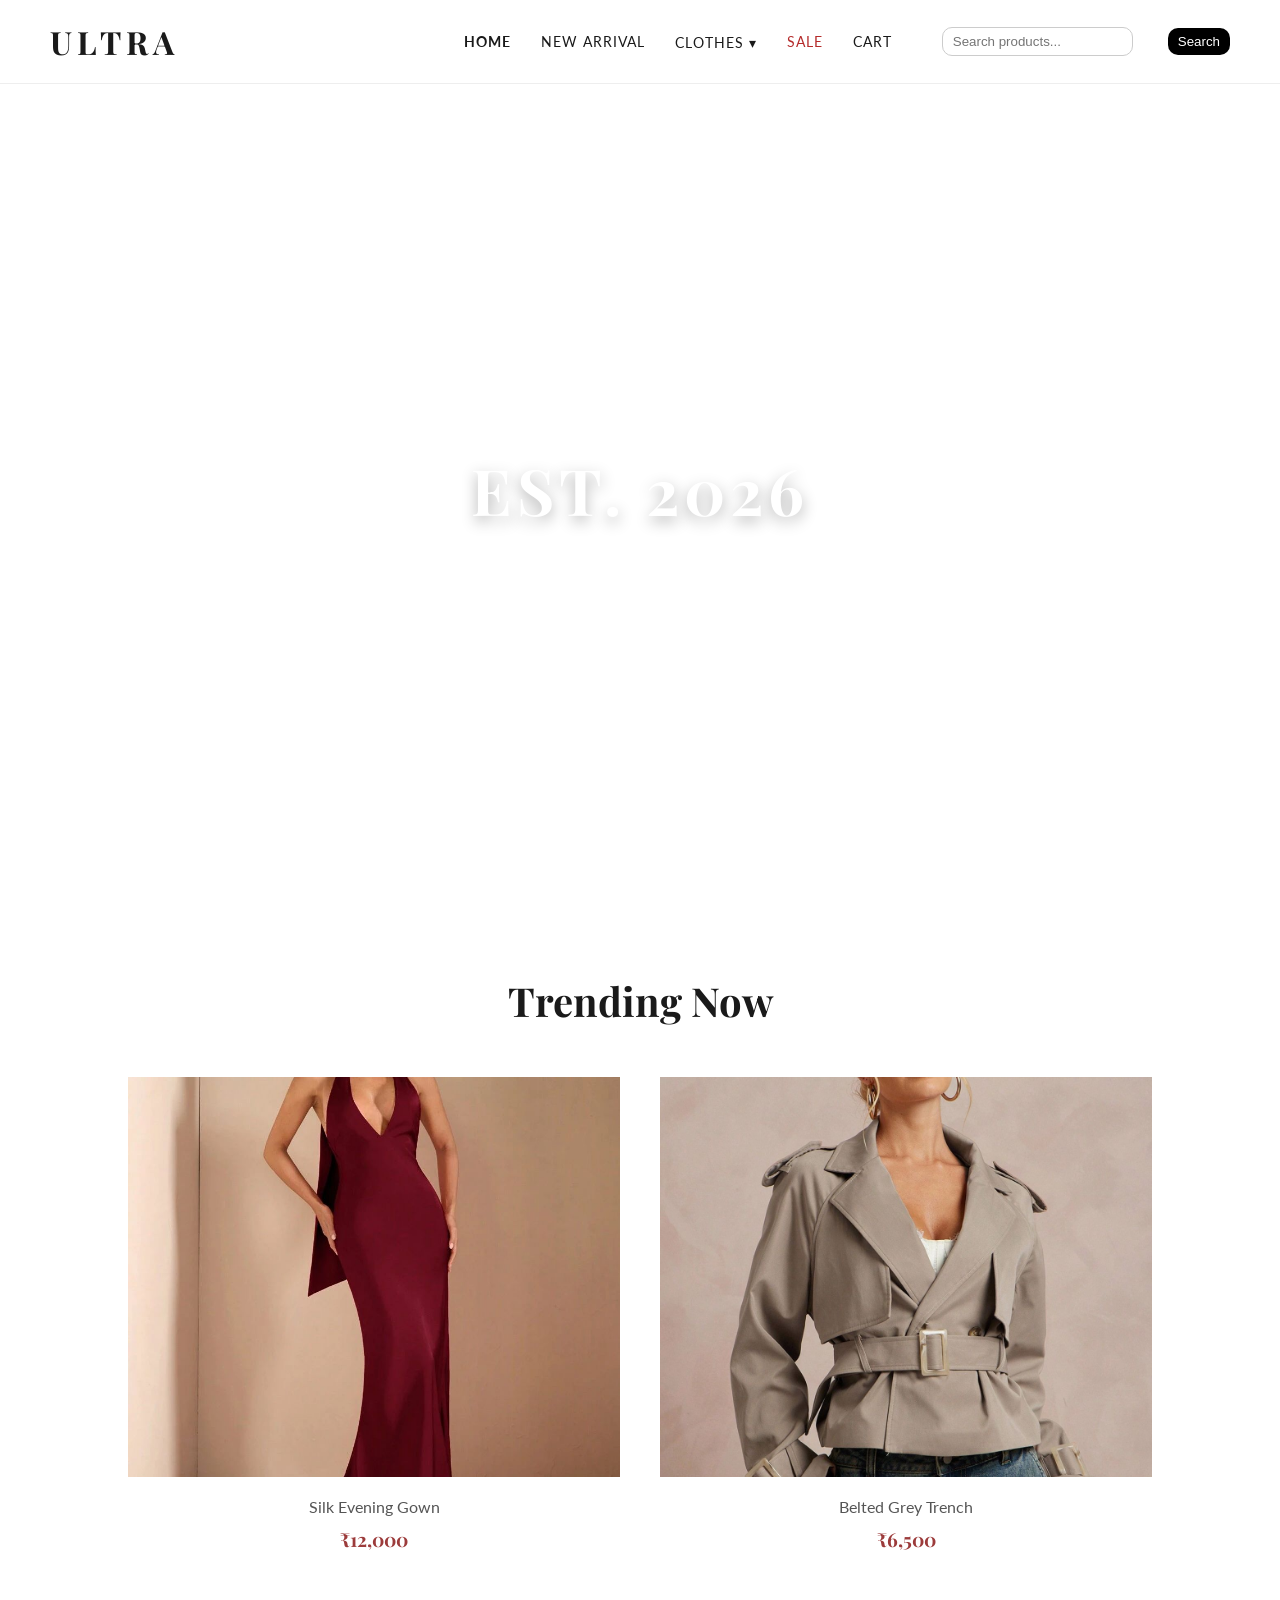
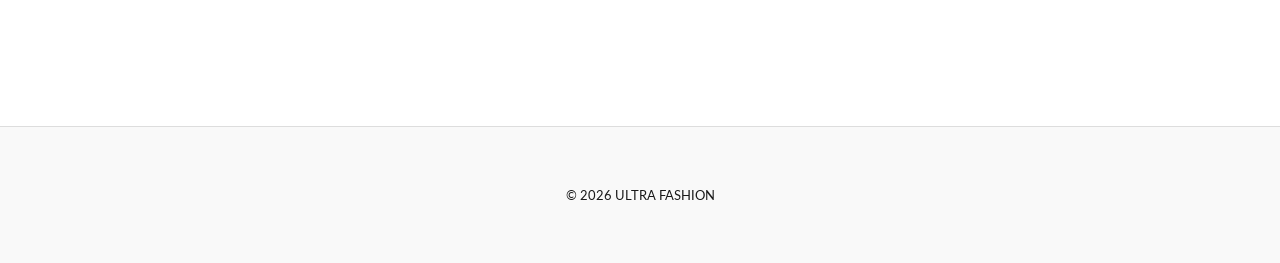
<file: index.html>
<!DOCTYPE html>
<html lang="en">
<head>
    <title>ULTRA | Home</title>
    <link rel="stylesheet" href="style.css">
<script type="text/javascript">
    (function(c,l,a,r,i,t,y){
        c[a]=c[a]||function(){(c[a].q=c[a].q||[]).push(arguments)};
        t=l.createElement(r);t.async=1;t.src="https://www.clarity.ms/tag/"+i;
        y=l.getElementsByTagName(r)[0];y.parentNode.insertBefore(t,y);
    })(window, document, "clarity", "script", "vqgr6q4efq");
</script>
<!-- Google tag (gtag.js) -->
<script async src="https://www.googletagmanager.com/gtag/js?id=G-B9YEHNCZZ6"></script>
<script>
  window.dataLayer = window.dataLayer || [];
  function gtag(){dataLayer.push(arguments);}
  gtag('js', new Date());

  gtag('config', 'G-B9YEHNCZZ6');
</script>
<!-- Privacy-friendly analytics by Plausible -->
<script async src="https://plausible.io/js/pa-dZ00xmyr_O7Ckoc522vY9.js"></script>
<script>
  window.plausible=window.plausible||function(){(plausible.q=plausible.q||[]).push(arguments)},plausible.init=plausible.init||function(i){plausible.o=i||{}};
  plausible.init()
</script>
<script defer src="https://cloud.umami.is/script.js" data-website-id="25480651-3e54-4c20-8b67-99abc0d55768">
</script>
</head>


<body>

<header>
    <div class="logo">ULTRA</div>
    <nav class="nav-links">
        <a href="index.html" style="font-weight:bold;">Home</a>
        <a href="new-arrival.html">New Arrival</a>
        <div class="dropdown">
            <a href="clothes.html">Clothes ▾</a>
            <div class="dropdown-content">
                <a href="clothes.html#tops">Tops</a>
                <a href="clothes.html#bottoms">Pants & Trousers</a>
                <a href="clothes.html#outerwear">Outerwear</a>
            </div>
        </div>
        <a href="sale.html" style="color:#b52b2b;">Sale</a>
        <a href="cart.html">Cart <span id="cart-count"></span></a>
        <input type="text" id="searchBox" placeholder="Search products..." class="search-box">
        <button onclick="searchFunction()" class="search-btn">Search</button>
    </nav>
</header>

<section class="hero" style="background-image: url('https://images.unsplash.com/photo-1469334031218-e382a71b716b?auto=format&fit=crop&w=1920&q=80');">
    <h1>EST. 2026</h1>
</section>

<h2 class="section-title">Trending Now</h2>

<div class="products-grid">
    <div class="product-card">
        <div class="product-img">
            <img src="silkeveninggown.jpg" alt="Gown">
        </div>
        <div class="product-info">
            <p class="product-name">Silk Evening Gown</p>
            <p class="product-price">₹12,000</p>
            <button class="btn-add" onclick="addToCart(this, 'Silk Evening Gown', 12000, 'silkeveninggown.jpg')">Add to Cart</button>
        </div>
    </div>

    <div class="product-card">
        <div class="product-img">
            <img src="greytrenchcoat.jpg" alt="Coat">
        </div>
        <div class="product-info">
            <p class="product-name">Belted Grey Trench</p>
            <p class="product-price">₹6,500</p>
            <button class="btn-add" onclick="addToCart(this, 'Belted Grey Trench', 6500, 'greytrenchcoat.jpg')">Add to Cart</button>
        </div>
    </div>
</div>

<footer>© 2026 ULTRA FASHION</footer>
<script src="script.js"></script>
</body>
</html>
</file>
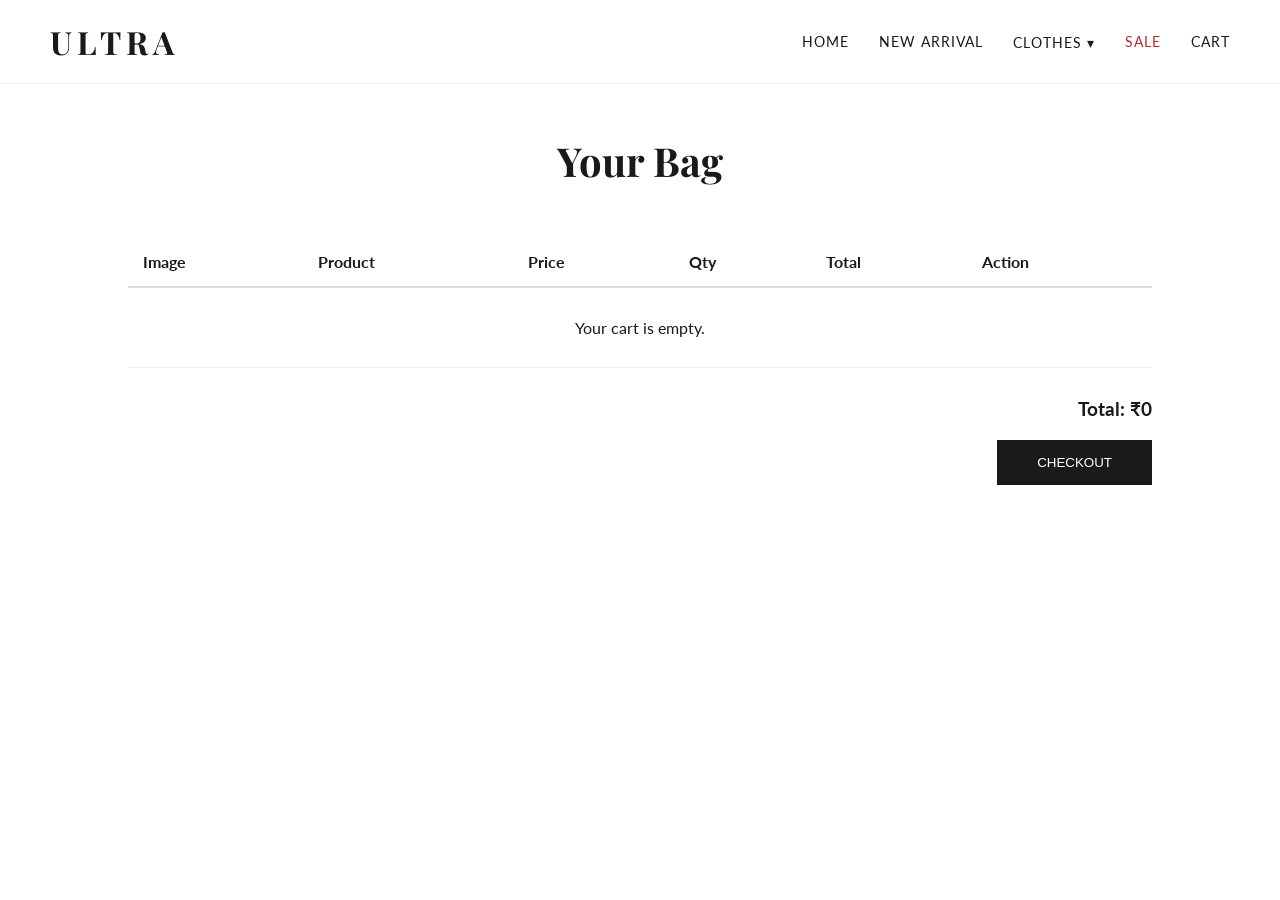
<file: cart.html>
<!DOCTYPE html>
<html lang="en">
<head>
    <title>ULTRA | Cart</title>
    <link rel="stylesheet" href="style.css">
</head>
<body>

<header>
    <div class="logo">ULTRA</div>
    <nav class="nav-links">
        <a href="index.html">Home</a>
        <a href="new-arrival.html">New Arrival</a>
        <div class="dropdown">
            <a href="clothes.html">Clothes ▾</a>
            <div class="dropdown-content">
                <a href="clothes.html#tops">Tops</a>
                <a href="clothes.html#bottoms">Pants & Trousers</a>
                <a href="clothes.html#outerwear">Outerwear</a>
            </div>
        </div>
        <a href="sale.html" style="color:#b52b2b;">Sale</a>
        <a href="cart.html">Cart <span id="cart-count"></span></a>
    </nav>
</header>

<div class="cart-container">
    <h2 class="section-title" style="margin-top:0;">Your Bag</h2>
    <table class="cart-table">
        <thead>
            <tr>
                <th>Image</th>
                <th>Product</th>
                <th>Price</th>
                <th>Qty</th>
                <th>Total</th>
                <th>Action</th>
            </tr>
        </thead>
        <tbody id="cart-items-container">
            </tbody>
    </table>
    
    <div style="text-align:right;">
        <h3>Total: <span id="cart-total">₹0</span></h3>
        <button onclick="checkout()" style="background:#1a1a1a; color:white; padding:15px 40px; margin-top:20px; border:none; cursor:pointer;">CHECKOUT</button>
    </div>
</div>

<script src="script.js"></script>
</body>
</html>
</file>
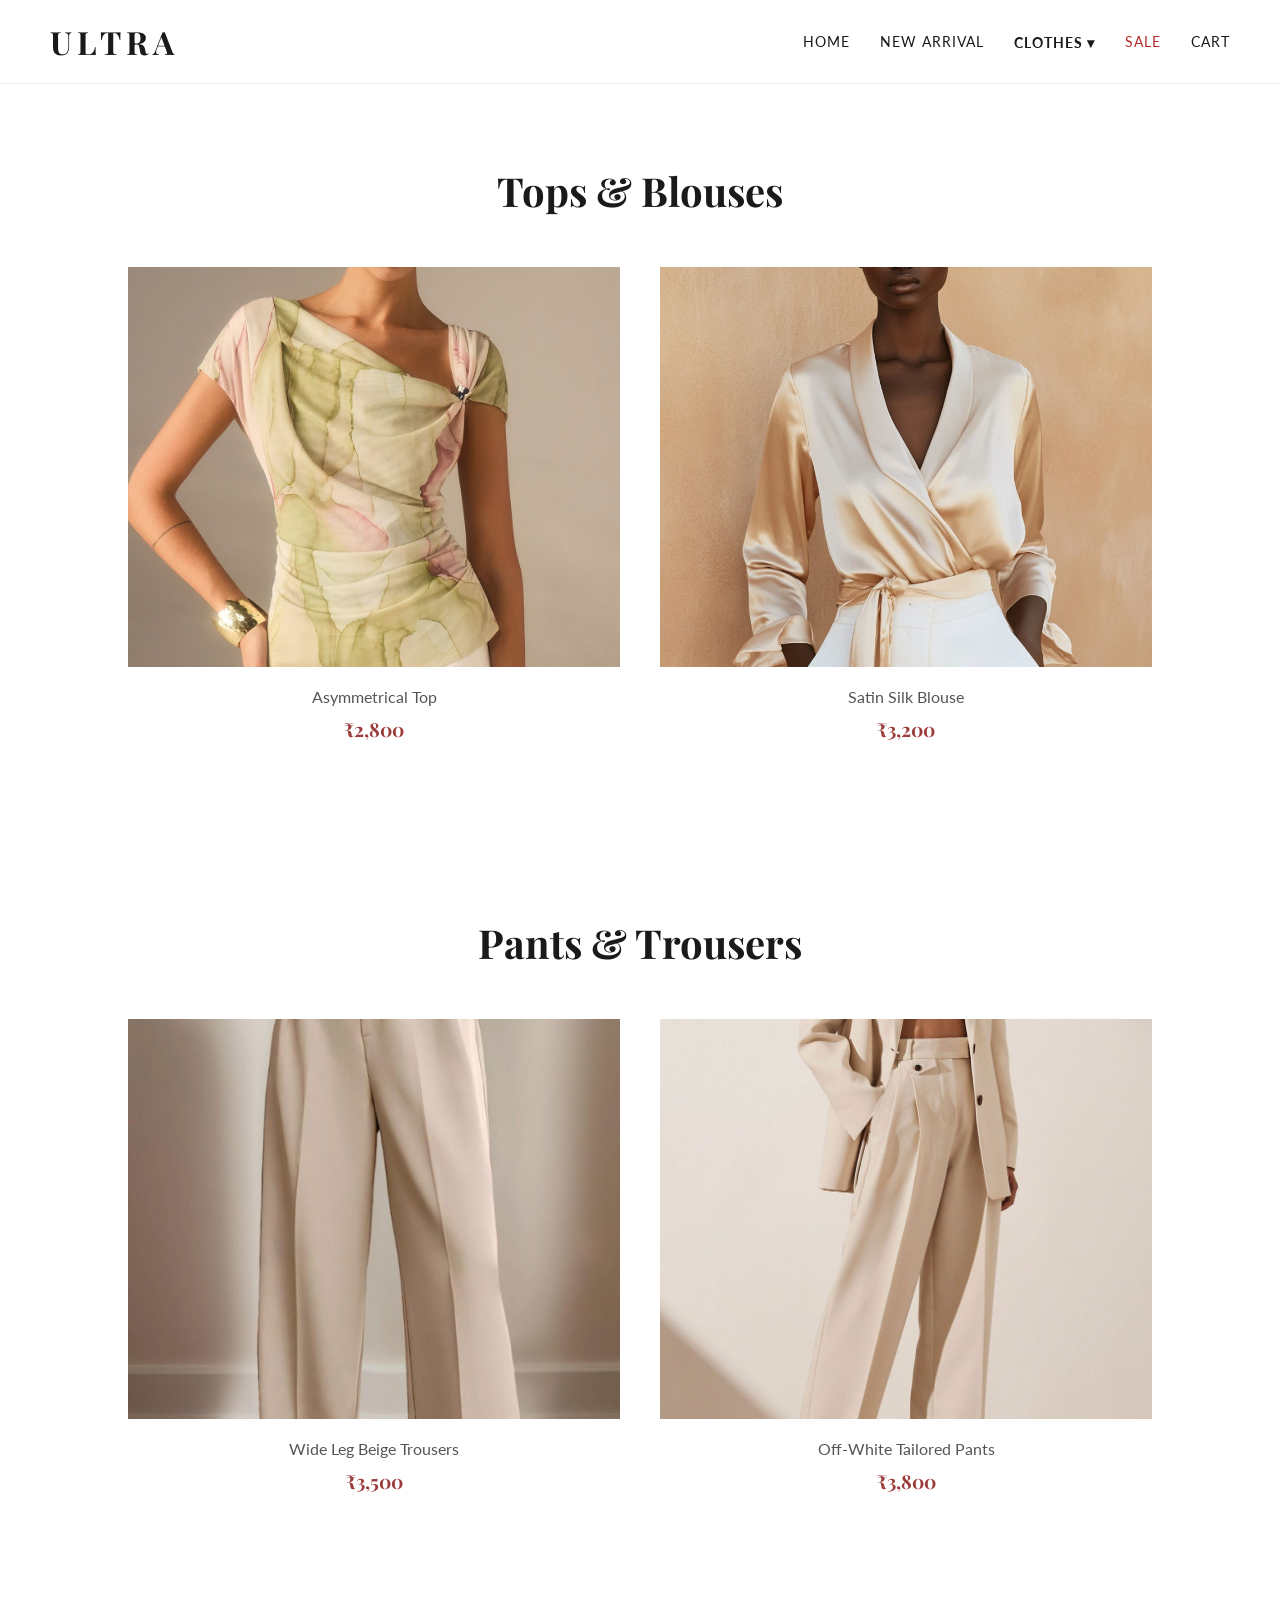
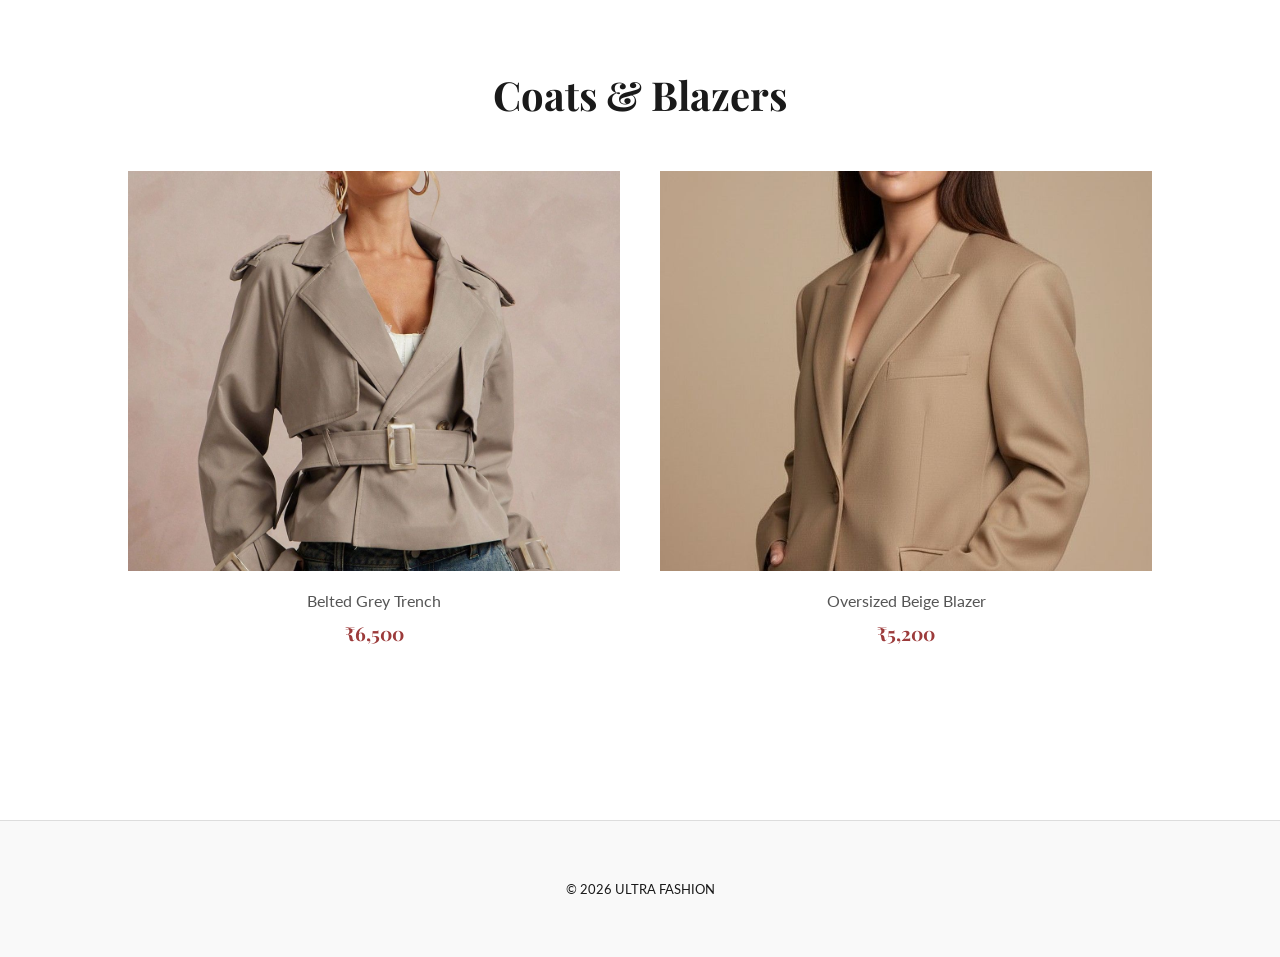
<file: clothes.html>
<!DOCTYPE html>
<html lang="en">
<head>
    <title>ULTRA | Clothes</title>
    <link rel="stylesheet" href="style.css">
</head>
<body>

<header>
    <div class="logo">ULTRA</div>
    <nav class="nav-links">
        <a href="index.html">Home</a>
        <a href="new-arrival.html">New Arrival</a>
        <div class="dropdown">
            <a href="clothes.html" style="font-weight:bold;">Clothes ▾</a>
            <div class="dropdown-content">
                <a href="#tops">Tops</a>
                <a href="#bottoms">Pants & Trousers</a>
                <a href="#outerwear">Outerwear</a>
            </div>
        </div>
        <a href="sale.html" style="color:#b52b2b;">Sale</a>
        <a href="cart.html">Cart <span id="cart-count"></span></a>
    </nav>
</header>

<h2 class="section-title" id="tops">Tops & Blouses</h2>
<div class="products-grid">
    <div class="product-card">
        <div class="product-img"><img src="asymmetricalnecklinetop.jpg"></div>
        <div class="product-info">
            <p class="product-name">Asymmetrical Top</p>
            <p class="product-price">₹2,800</p>
            <button class="btn-add" onclick="addToCart(this, 'Asymmetrical Top', 2800, 'asymmetricalnecklinetop.jpg')">Add to Cart</button>
        </div>
    </div>

    <div class="product-card">
        <div class="product-img"><img src="silk%20blouse.jpg"></div>
        <div class="product-info">
            <p class="product-name">Satin Silk Blouse</p>
            <p class="product-price">₹3,200</p>
            <button class="btn-add" onclick="addToCart(this, 'Satin Silk Blouse', 3200, 'silk%20blouse.jpg')">Add to Cart</button>
        </div>
    </div>
</div>

<h2 class="section-title" id="bottoms">Pants & Trousers</h2>
<div class="products-grid">
    <div class="product-card">
        <div class="product-img"><img src="beige%20trousers.jpg"></div>
        <div class="product-info">
            <p class="product-name">Wide Leg Beige Trousers</p>
            <p class="product-price">₹3,500</p>
            <button class="btn-add" onclick="addToCart(this, 'Wide Leg Beige Trousers', 3500, 'beige%20trousers.jpg')">Add to Cart</button>
        </div>
    </div>

    <div class="product-card">
        <div class="product-img"><img src="off%20white%20pants.jpg"></div>
        <div class="product-info">
            <p class="product-name">Off-White Tailored Pants</p>
            <p class="product-price">₹3,800</p>
            <button class="btn-add" onclick="addToCart(this, 'Off-White Tailored Pants', 3800, 'off%20white%20pants.jpg')">Add to Cart</button>
        </div>
    </div>
</div>

<h2 class="section-title" id="outerwear">Coats & Blazers</h2>
<div class="products-grid">
    <div class="product-card">
        <div class="product-img"><img src="greytrenchcoat.jpg"></div>
        <div class="product-info">
            <p class="product-name">Belted Grey Trench</p>
            <p class="product-price">₹6,500</p>
            <button class="btn-add" onclick="addToCart(this, 'Belted Grey Trench', 6500, 'greytrenchcoat.jpg')">Add to Cart</button>
        </div>
    </div>

    <div class="product-card">
        <div class="product-img"><img src="beige-blazer.jpg"></div>
        <div class="product-info">
            <p class="product-name">Oversized Beige Blazer</p>
            <p class="product-price">₹5,200</p>
            <button class="btn-add" onclick="addToCart(this, 'Oversized Beige Blazer', 5200, 'beige-blazer.jpg')">Add to Cart</button>
        </div>
    </div>
</div>

<footer><p>© 2026 ULTRA FASHION</p></footer>
<script src="script.js"></script>
</body>
</html>
</file>
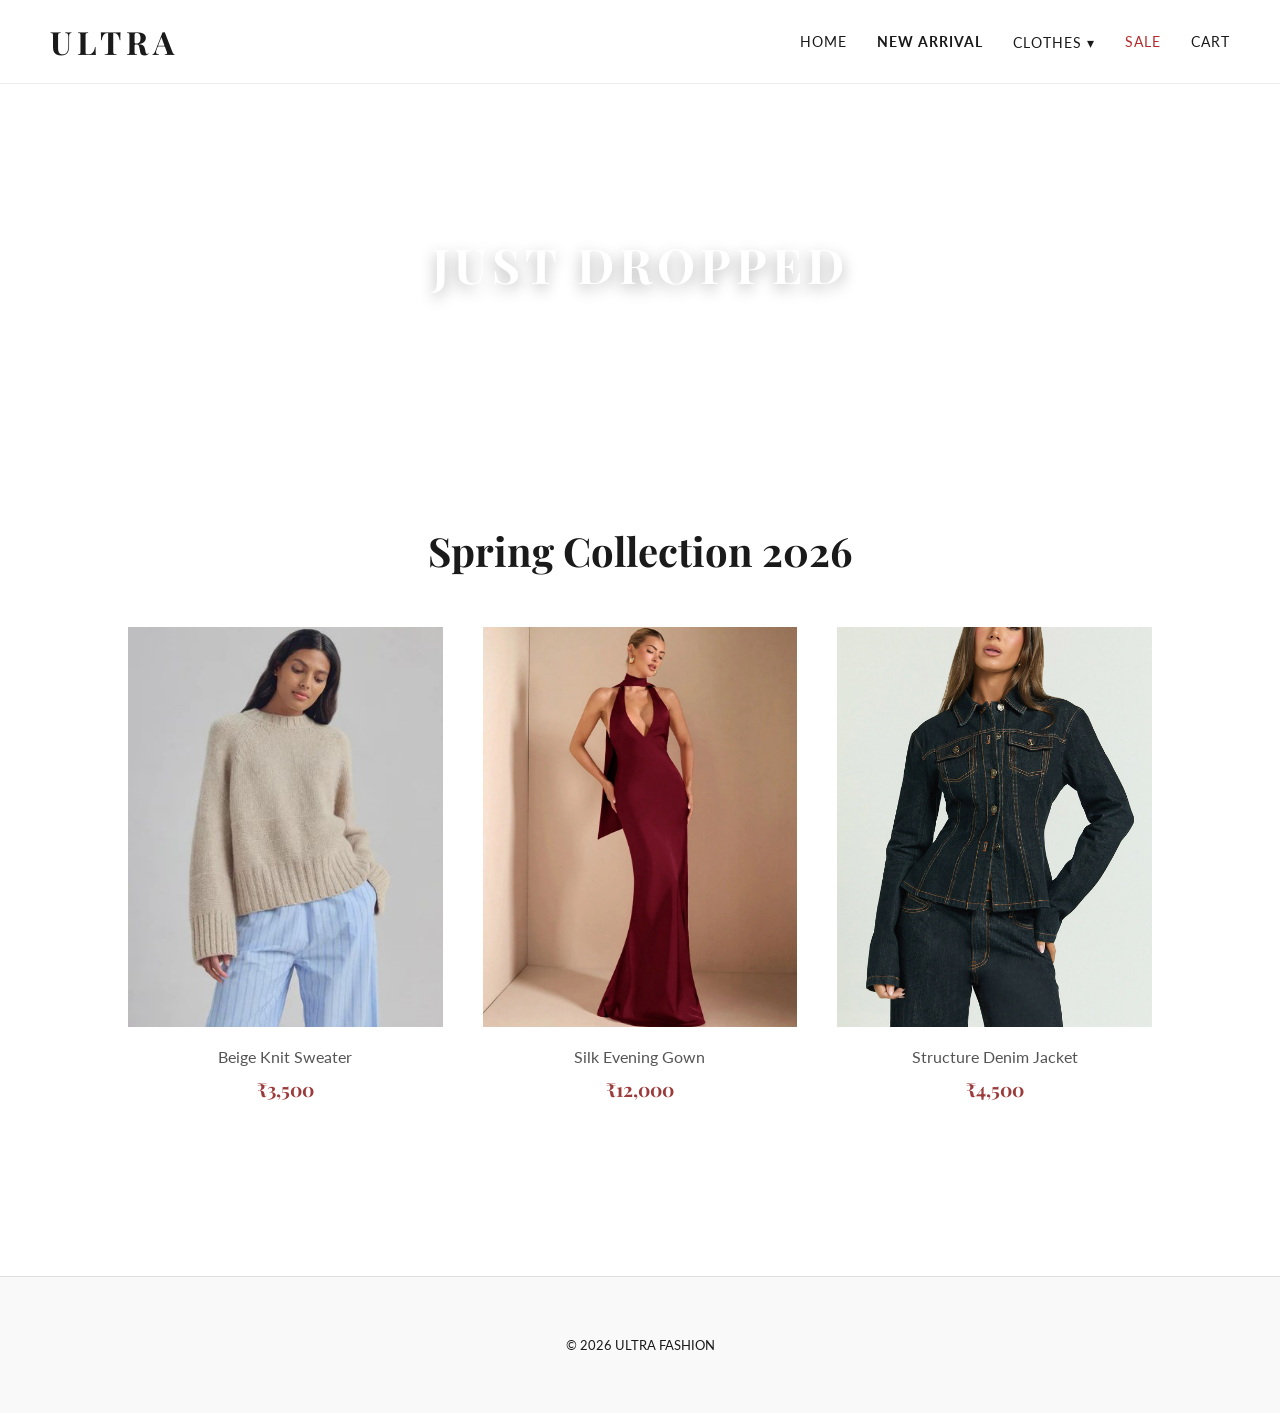
<file: new-arrival.html>
<!DOCTYPE html>
<html lang="en">
<head>
    <title>ULTRA | New Arrivals</title>
    <link rel="stylesheet" href="style.css">
</head>
<body>

<header>
    <div class="logo">ULTRA</div>
    <nav class="nav-links">
        <a href="index.html">Home</a>
        <a href="new-arrival.html" style="font-weight:bold;">New Arrival</a>
        <div class="dropdown">
            <a href="clothes.html">Clothes ▾</a>
            <div class="dropdown-content">
                <a href="clothes.html#tops">Tops</a>
                <a href="clothes.html#bottoms">Pants & Trousers</a>
                <a href="clothes.html#outerwear">Outerwear</a>
            </div>
        </div>
        <a href="sale.html" style="color:#b52b2b;">Sale</a>
        <a href="cart.html">Cart <span id="cart-count"></span></a>
    </nav>
</header>

<section class="hero" style="height: 40vh; background-image: url('https://images.unsplash.com/photo-1496747611176-843222e1e57c?auto=format&fit=crop&w=1920&q=80');">
    <h1 style="font-size: 3rem;">JUST DROPPED</h1>
</section>

<h2 class="section-title">Spring Collection 2026</h2>

<div class="products-grid">
    <div class="product-card">
        <div class="product-img"><img src="beigeknitsweater.jpg"></div>
        <div class="product-info">
            <p class="product-name">Beige Knit Sweater</p>
            <p class="product-price">₹3,500</p>
            <button class="btn-add" onclick="addToCart(this, 'Beige Knit Sweater', 3500, 'beigeknitsweater.jpg')">Add to Cart</button>
        </div>
    </div>

    <div class="product-card">
        <div class="product-img"><img src="silkeveninggown.jpg"></div>
        <div class="product-info">
            <p class="product-name">Silk Evening Gown</p>
            <p class="product-price">₹12,000</p>
            <button class="btn-add" onclick="addToCart(this, 'Silk Evening Gown', 12000, 'silkeveninggown.jpg')">Add to Cart</button>
        </div>
    </div>

    <div class="product-card">
        <div class="product-img"><img src="denimjacket.jpg"></div>
        <div class="product-info">
            <p class="product-name">Structure Denim Jacket</p>
            <p class="product-price">₹4,500</p>
            <button class="btn-add" onclick="addToCart(this, 'Structure Denim Jacket', 4500, 'denimjacket.jpg')">Add to Cart</button>
        </div>
    </div>
</div>

<footer><p>© 2026 ULTRA FASHION</p></footer>
<script src="script.js"></script>
</body>
</html>
</file>
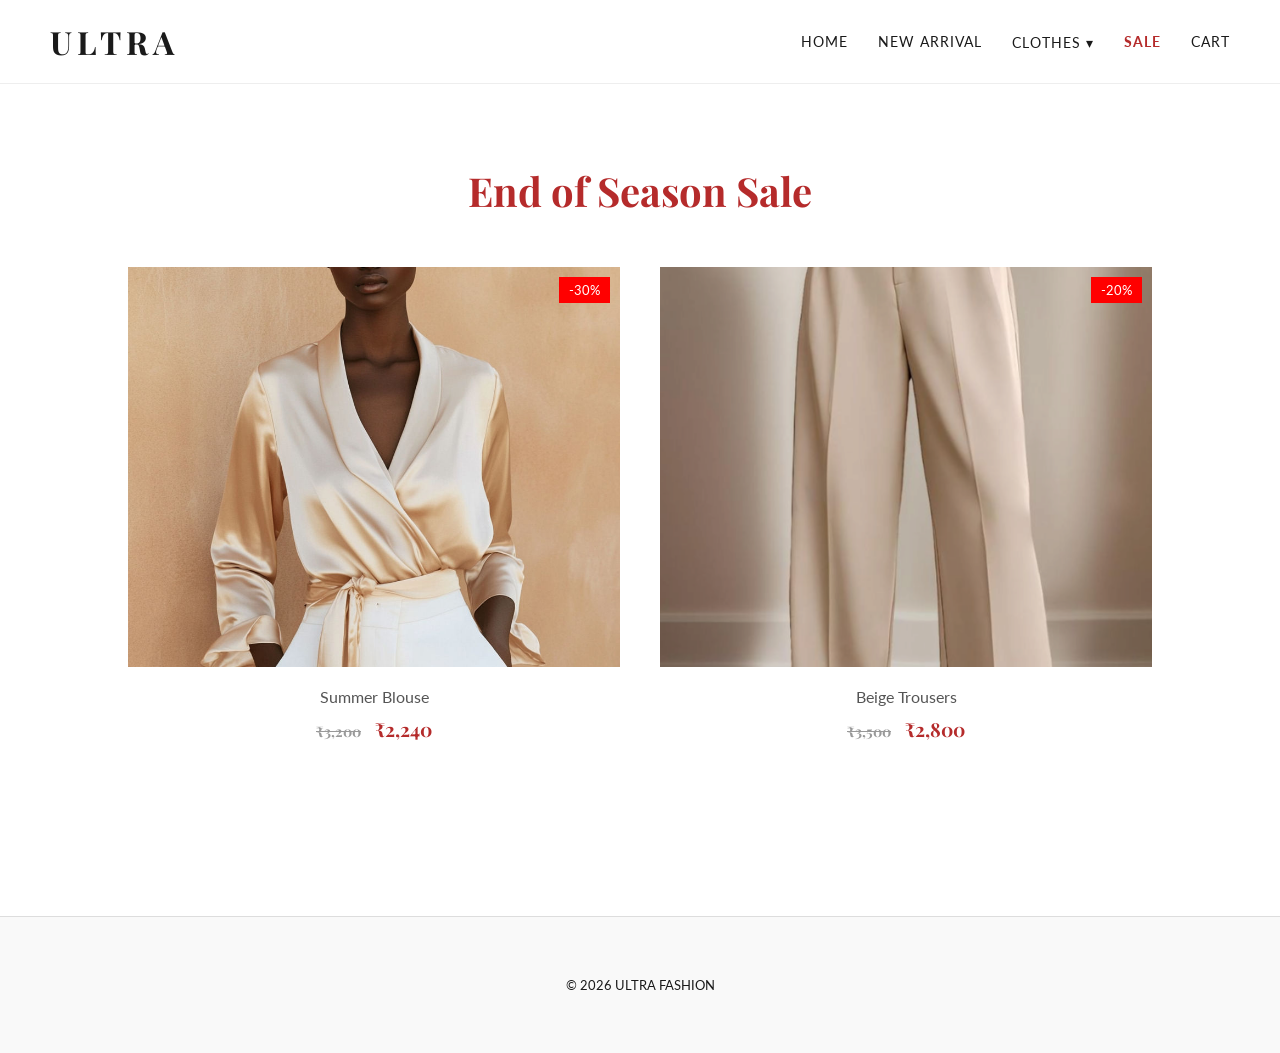
<file: sale.html>
<!DOCTYPE html>
<html lang="en">
<head>
    <title>ULTRA | Sale</title>
    <link rel="stylesheet" href="style.css">
</head>
<body>

<header>
    <div class="logo">ULTRA</div>
    <nav class="nav-links">
        <a href="index.html">Home</a>
        <a href="new-arrival.html">New Arrival</a>
        <div class="dropdown">
            <a href="clothes.html">Clothes ▾</a>
            <div class="dropdown-content">
                <a href="clothes.html#tops">Tops</a>
                <a href="clothes.html#bottoms">Pants & Trousers</a>
                <a href="clothes.html#outerwear">Outerwear</a>
            </div>
        </div>
        <a href="sale.html" style="color:#b52b2b; font-weight:bold;">Sale</a>
        <a href="cart.html">Cart <span id="cart-count"></span></a>
    </nav>
</header>

<h2 class="section-title" style="color:#b52b2b;">End of Season Sale</h2>

<div class="products-grid">
    <div class="product-card">
        <div class="product-img">
            <span style="position:absolute; top:10px; right:10px; background:red; color:white; padding:5px 10px; font-size:0.8rem;">-30%</span>
            <img src="silk%20blouse.jpg">
        </div>
        <div class="product-info">
            <p class="product-name">Summer Blouse</p>
            <p class="product-price" style="color:#b52b2b;">
                <span style="text-decoration:line-through; color:#999; font-size:0.9rem; margin-right:10px;">₹3,200</span>
                ₹2,240
            </p>
            <button class="btn-add" onclick="addToCart(this, 'Summer Blouse', 2240, 'silk%20blouse.jpg')">Add to Cart</button>
        </div>
    </div>

    <div class="product-card">
        <div class="product-img">
            <span style="position:absolute; top:10px; right:10px; background:red; color:white; padding:5px 10px; font-size:0.8rem;">-20%</span>
            <img src="beige%20trousers.jpg">
        </div>
        <div class="product-info">
            <p class="product-name">Beige Trousers</p>
            <p class="product-price" style="color:#b52b2b;">
                <span style="text-decoration:line-through; color:#999; font-size:0.9rem; margin-right:10px;">₹3,500</span>
                ₹2,800
            </p>
            <button class="btn-add" onclick="addToCart(this, 'Beige Trousers', 2800, 'beige%20trousers.jpg')">Add to Cart</button>
        </div>
    </div>
</div>

<footer><p>© 2026 ULTRA FASHION</p></footer>
<script src="script.js"></script>
</body>
</html>
</file>
<file: style.css>
/* IMPORT FONTS: Playfair Display & Lato */
@import url('https://fonts.googleapis.com/css2?family=Lato:wght@300;400;700&family=Playfair+Display:wght@400;700&display=swap');

:root {
    --text-dark: #1a1a1a;
    --text-light: #f4f4f4;
    --accent: #a67c52; /* Gold/Bronze */
    --font-heading: 'Playfair Display', serif;
    --font-body: 'Lato', sans-serif;
}

* { box-sizing: border-box; margin: 0; padding: 0; }
body { font-family: var(--font-body); color: var(--text-dark); overflow-x: hidden; }
a { text-decoration: none; color: inherit; transition: 0.3s; }
ul { list-style: none; }

/* --- HEADER & NAV --- */
header {
    background: white; border-bottom: 1px solid #eee;
    padding: 20px 50px; position: sticky; top: 0; z-index: 1000;
    display: flex; justify-content: space-between; align-items: center;
}

.logo {
    font-family: var(--font-heading); font-size: 2rem; letter-spacing: 5px; font-weight: 700; text-transform: uppercase;
}

.nav-links { display: flex; gap: 30px; align-items: center; }
.nav-links a { font-size: 0.9rem; text-transform: uppercase; letter-spacing: 1px; position: relative; }
.nav-links a:hover { color: var(--accent); }

/* DROPDOWN MENU */
.dropdown { position: relative; display: inline-block; height: 100%; }
.dropdown-content {
    display: none; position: absolute; background-color: #ffffff;
    min-width: 200px; box-shadow: 0px 8px 16px rgba(0,0,0,0.1);
    z-index: 1000; top: 30px; left: -20px; border-top: 3px solid var(--accent);
}
.dropdown-content a {
    padding: 15px 20px; display: block; border-bottom: 1px solid #f4f4f4; text-transform: capitalize;
}
.dropdown-content a:hover { background-color: #fafafa; padding-left: 25px; color: var(--accent); }
.dropdown:hover .dropdown-content { display: block; animation: fadeIn 0.3s ease; }

@keyframes fadeIn { from { opacity: 0; transform: translateY(10px); } to { opacity: 1; transform: translateY(0); } }

/* --- HERO SECTION --- */
.hero {
    height: 90vh; width: 100%;
    background-position: center; background-size: cover; background-repeat: no-repeat;
    display: flex; align-items: center; justify-content: center;
}
.hero h1 { color: white; font-family: var(--font-heading); font-size: 4rem; text-shadow: 0 5px 15px rgba(0,0,0,0.3); letter-spacing: 5px; }

/* --- PRODUCTS GRID --- */
.section-title { text-align: center; font-family: var(--font-heading); font-size: 2.5rem; margin: 80px 0 50px; }

.products-grid {
    display: grid; grid-template-columns: repeat(auto-fit, minmax(280px, 1fr));
    gap: 40px; padding: 0 10%; margin-bottom: 100px;
}
.product-card { text-align: center; transition: transform 0.4s ease, box-shadow 0.4s ease; cursor: pointer; }
.product-card:hover { transform: translateY(-10px); box-shadow: 0 15px 30px rgba(0,0,0,0.1); }

.product-img { width: 100%; height: 400px; overflow: hidden; position: relative; }
.product-img img { width: 100%; height: 100%; object-fit: cover; transition: transform 0.8s ease; }
.product-card:hover .product-img img { transform: scale(1.1); }

.product-info { padding: 20px; background: white; }
.product-name { font-size: 1rem; margin-bottom: 10px; color: #555; }
.product-price { font-weight: 700; color: #9c3b3b; font-family: var(--font-heading); font-size: 1.2rem; }

/* ADD TO CART BUTTON */
.btn-add {
    display: block; width: 100%; padding: 12px; margin-top: 15px;
    background: var(--text-dark); color: white; border: none;
    text-transform: uppercase; letter-spacing: 1px; cursor: pointer;
    opacity: 0; transform: translateY(10px); transition: 0.3s;
}
.product-card:hover .btn-add { opacity: 1; transform: translateY(0); }
.btn-add:hover { background: var(--accent); }

/* --- CART PAGE --- */
.cart-container { padding: 50px 10%; min-height: 60vh; }
.cart-table { width: 100%; border-collapse: collapse; margin-bottom: 30px; }
.cart-table th { text-align: left; padding: 15px; border-bottom: 2px solid #ddd; }
.cart-table td { padding: 15px; border-bottom: 1px solid #eee; }
.remove-btn { color: red; cursor: pointer; border: none; background: none; font-size: 1.2rem; }
.qty-selector button { width: 25px; height: 25px; cursor: pointer; }

.search-box{
margin-left:20px;
padding:6px 10px;
border-radius:10px;
border:1px solid #ccc;
}

.search-btn{
padding:6px 10px;
margin-left:5px;
border:none;
background-color:#000;
color:white;
border-radius:10px;
cursor:pointer;
}

.search-btn:hover{
background-color:#333;
}

/* --- FOOTER --- */
footer {
    padding: 60px 10%; background: #f9f9f9; text-align: center; font-size: 0.8rem;
    border-top: 1px solid #ddd;
}
</file>
